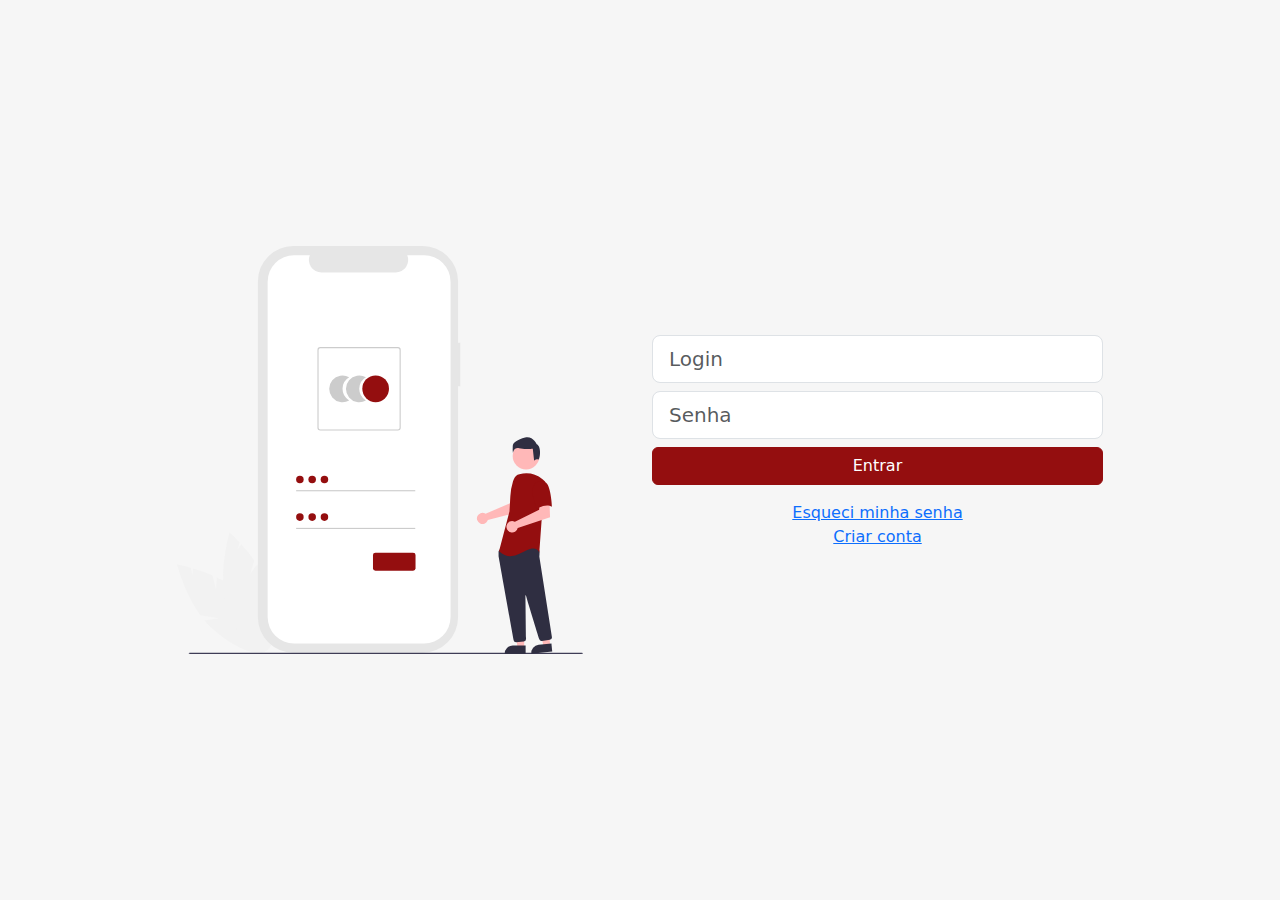
<file: index.html>
<!DOCTYPE html>
<html lang="en">
    <head>
    <meta charset="UTF-8">
    <meta name="viewport" content="width=device-width, initial-scale=1.0">
    <title>Document</title>

    <link href="https://cdn.jsdelivr.net/npm/bootstrap@5.3.3/dist/css/bootstrap.min.css" rel="stylesheet" integrity="sha384-QWTKZyjpPEjISv5WaRU9OFeRpok6YctnYmDr5pNlyT2bRjXh0JMhjY6hW+ALEwIH" crossorigin="anonymous">
    <link rel="stylesheet" href="css/custom.css">
    </head>
    <body class="container login">

        <div class="row">
            <div class="col-md-5 offset-md-1">
                <img src="img/login.svg" width="90%" alt="">
            </div>
            <div class="col-md-5">
                <form action="pages/dashboard.html" class="w-100">
                    <input placeholder="Login" type="text" class="form-control form-control-lg mb-2">
                    <input placeholder="Senha" type="password" class="form-control form-control-lg mb-2">

                    <button class="btn btn-wine w-100">Entrar</button>

                    <p class="text-center mt-3">
                        <a href="">Esqueci minha senha</a> <br>
                        <a href="">Criar conta</a>
                    </p>
                </form>
            </div>
        </div>
        <script src="https://cdn.jsdelivr.net/npm/bootstrap@5.3.3/dist/js/bootstrap.bundle.min.js" integrity="sha384-YvpcrYf0tY3lHB60NNkmXc5s9fDVZLESaAA55NDzOxhy9GkcIdslK1eN7N6jIeHz" crossorigin="anonymous"></script>
    </body>
</html>
</file>
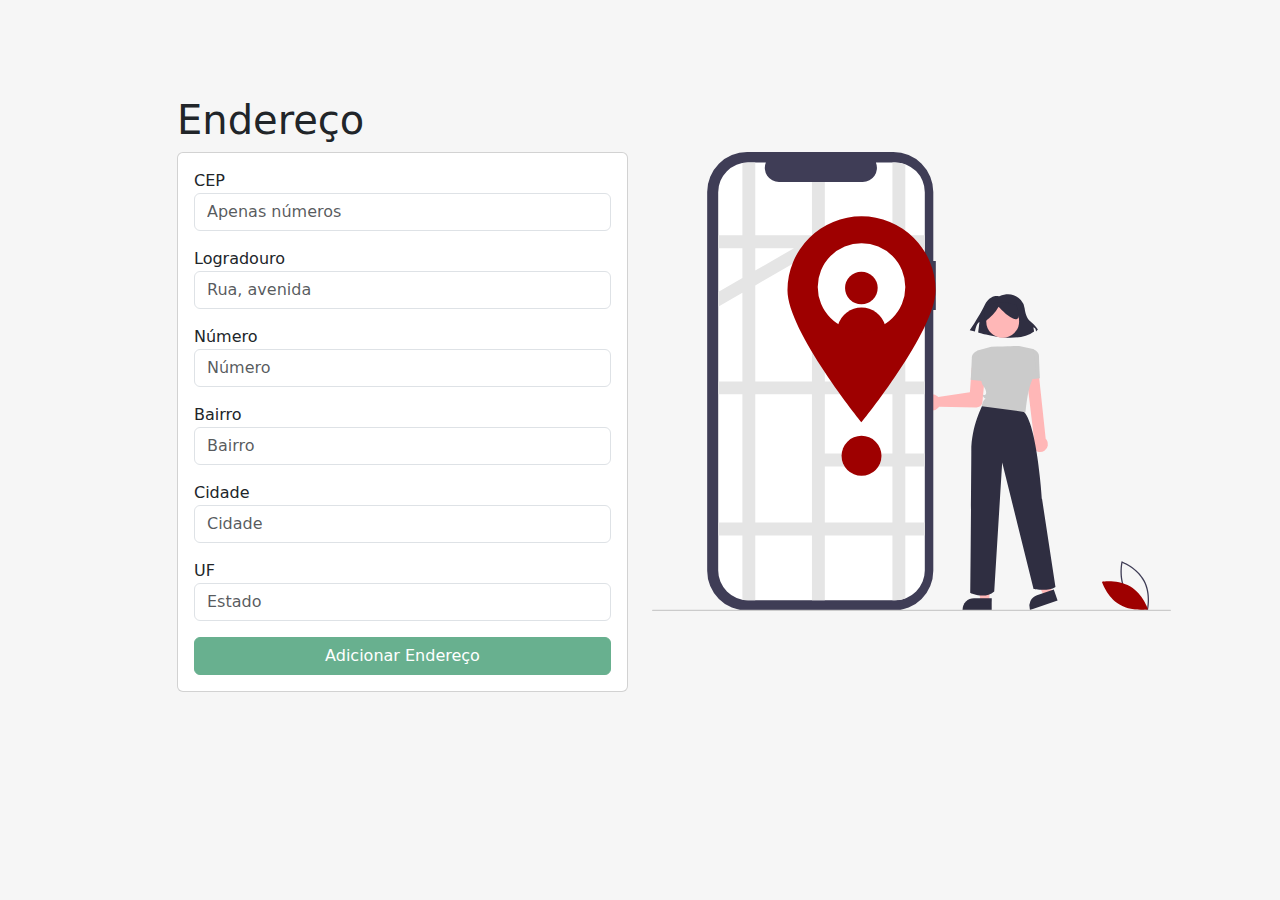
<file: confirmar-endereco.html>
<!DOCTYPE html>
<html lang="en">
    <head>
    <meta charset="UTF-8">
    <meta name="viewport" content="width=device-width, initial-scale=1.0">
    <title>Confirmar Endereço</title>

    <link href="https://cdn.jsdelivr.net/npm/bootstrap@5.3.3/dist/css/bootstrap.min.css" rel="stylesheet" integrity="sha384-QWTKZyjpPEjISv5WaRU9OFeRpok6YctnYmDr5pNlyT2bRjXh0JMhjY6hW+ALEwIH" crossorigin="anonymous">
    
    <link rel="stylesheet" href="css/custom.css">
    </head>
    <body class="container pt-5">
        <div class="row mt-5">
            <div class="col-md-10 offset-md-1">
                    <h1>Endereço</h1>
            </div>

            <div class="col-md-5 offset-md-1">
                <div class="card card-body">
                    <form action="">
                        <label for="cep">CEP</label>
                        <input maxlength="8" id="cep" type="text" class="form-control mb-3" placeholder="Apenas números">

                        <label for="logradouro">Logradouro</label>
                        <input id="logradouro" type="text" class="form-control mb-3" placeholder="Rua, avenida">

                        <label for="numero">Número</label>
                        <input id="numero" type="text" class="form-control mb-3" placeholder="Número">

                        <label for="bairro">Bairro</label>
                        <input id="bairro" type="text" class="form-control mb-3" placeholder="Bairro">

                        <label for="cidade">Cidade</label>
                        <input id="cidade" type="text" class="form-control mb-3" placeholder="Cidade">

                        <label for="uf">UF</label>
                        <input id="uf" type="text" class="form-control mb-3" placeholder="Estado">

                        <a href="confirmar-pagamento.html">
                            <button class="btn btn-success w-100" type="submit" disabled="disabled">Adicionar Endereço</button>
                        </a>
                    </form>
                </div>
            </div>

            <div class="col-md-5">
                <img src="img/endereço.svg" width="115%" alt="">
            </div>
        </div>
        <script src="js/address.js"></script>
        <script src="https://cdn.jsdelivr.net/npm/bootstrap@5.3.3/dist/js/bootstrap.bundle.min.js" integrity="sha384-YvpcrYf0tY3lHB60NNkmXc5s9fDVZLESaAA55NDzOxhy9GkcIdslK1eN7N6jIeHz" crossorigin="anonymous"></script>
        <script src="../js/darkmode.js"></script>
    </body>
</html>

<!--https://animate.style/-->
</file>
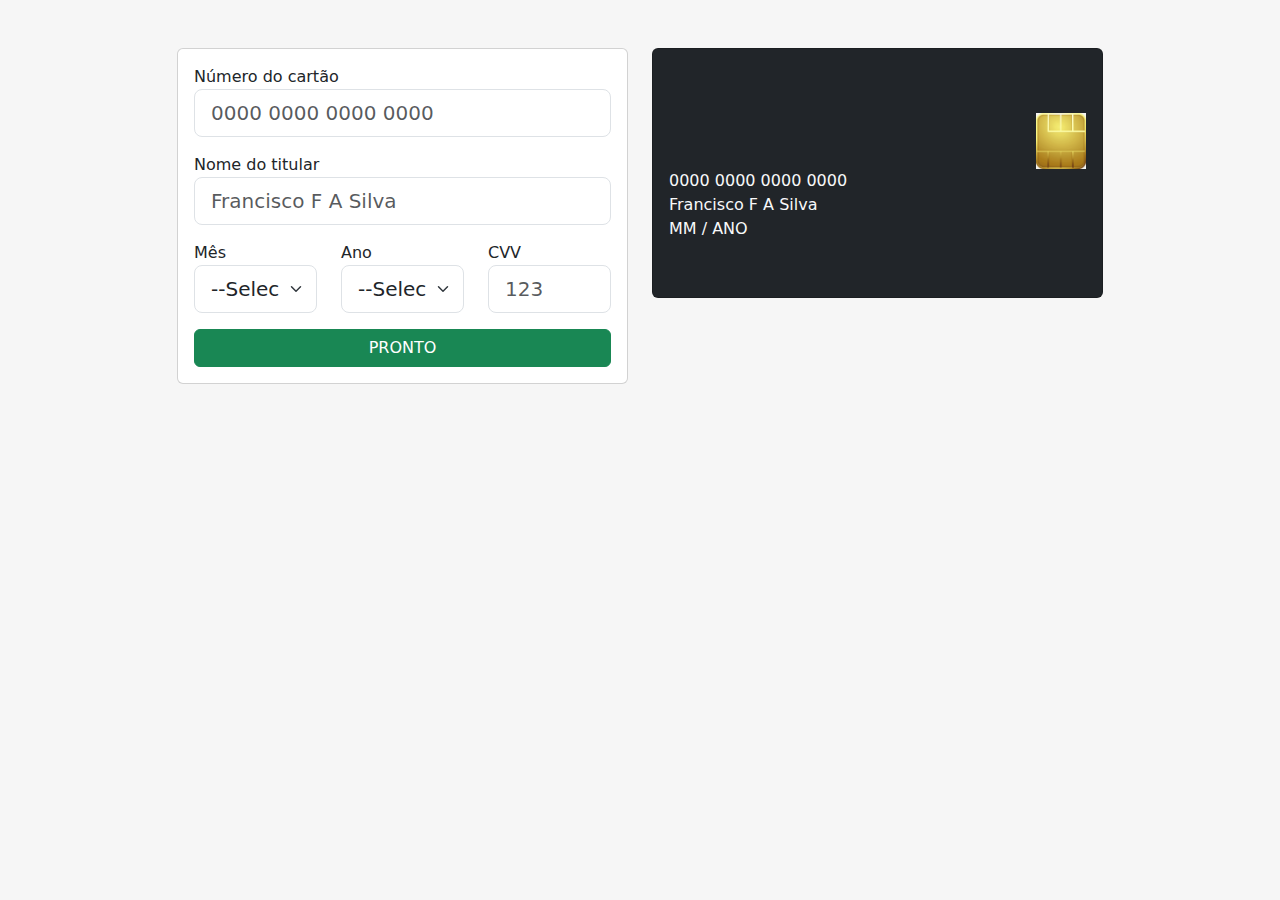
<file: confirmar-pagamento.html>
<!DOCTYPE html>
<html lang="en">
    <head>
    <meta charset="UTF-8">
    <meta name="viewport" content="width=device-width, initial-scale=1.0">
    <title>Confirmar Pagamento</title>

    <link href="https://cdn.jsdelivr.net/npm/bootstrap@5.3.3/dist/css/bootstrap.min.css" rel="stylesheet" integrity="sha384-QWTKZyjpPEjISv5WaRU9OFeRpok6YctnYmDr5pNlyT2bRjXh0JMhjY6hW+ALEwIH" crossorigin="anonymous">
    
    <link rel="stylesheet" href="https://cdnjs.cloudflare.com/ajax/libs/animate.css/4.1.1/animate.min.css"/> <!--Biblioteca de animações-->

    <link rel="stylesheet" href="css/custom.css">
    </head>
    <body class="container pt-5">
        <div class="row">
            <div class="col-md-5 offset-md-1">
                <div class="card card-body">
                    <form action="">
                        <label for="">Número do cartão</label>
                        <input maxlength="19" onkeyup="preencherNumero()" id="card_numero" type="text" class="form-control form-control-lg mb-3" placeholder="0000 0000 0000 0000">

                        <label for="">Nome do titular</label>
                        <input onkeyup="preencherTitular()" id="card_titular" type="text" class="form-control form-control-lg mb-3" placeholder="Francisco F A Silva">

                        <div class="row">
                            <div class="col">
                                <label for="">Mês</label>
                                <select onchange="preencherMes()" id="card_mes" class="form-select form-select-lg mb-3" placeholder="Francisco F A Silva"> 
                                <option value="">--Selecione--</option>
                                </select>
                            </div>
                            <div class="col">
                                <label for="">Ano</label>
                                <select onchange="preencherAno()" id="card_ano" class="form-select form-select-lg mb-3" placeholder="Francisco F A Silva">
                                <option value="">--Selecione--</option>
                                </select>
                            </div>
                            <div class="col">
                                <label for="">CVV</label>
                                <input onblur="mostrarFrente()" onfocus="mostrarVerso()" onkeyup="preencherCVV()" maxlength="3" id="card_cvv" type="text" class="form-control form-control-lg mb-3" placeholder="123">
                            </div>
                        </div>
                        
                        <button class="btn btn-success w-100">PRONTO</button>
                    </form>
                </div>

            </div>
            <div class="col-md-5">

                    <div  style="height: 250px;" id="cartao_frente" class="card card-body bg-dark animate__animated" >
                        <img style = "display: none" id="bandeira_mastercard" width="50px" src="img/mastercard.png" alt="">
                        <img style = "display: none" id="bandeira_visa" width="50px" src="img/visa.png" alt="">

                        <div class="text-end mt-5">
                            <img style="width: 50px;" src="img/chip.png" alt="">
                        </div>
                        
                        <div class="text-light">
                            <span id="resultado_numero">0000 0000 0000 0000</span>
                            <br>
                            <span id="resultado_titular">Francisco F A Silva</span>
                            <br>
                            <span id="resultado_mes">MM</span>
                            /
                            <span id="resultado_ano">ANO</span>
                        </div>

                    </div>
                    <div style="height: 250px; display: none;" id="cartao_verso" class="card card-body bg-dark text-light animate__animated">
                        CVV:<span id="resultado_cvv">123</span>
                    </div>    
                </form>
            </div>
        </div>
        <script src="js/pagamento.js"></script>
        <script src="https://cdn.jsdelivr.net/npm/bootstrap@5.3.3/dist/js/bootstrap.bundle.min.js" integrity="sha384-YvpcrYf0tY3lHB60NNkmXc5s9fDVZLESaAA55NDzOxhy9GkcIdslK1eN7N6jIeHz" crossorigin="anonymous"></script>
        <script src="../js/darkmode.js"></script>
    </body>
</html>

<!--https://animate.style/-->
</file>
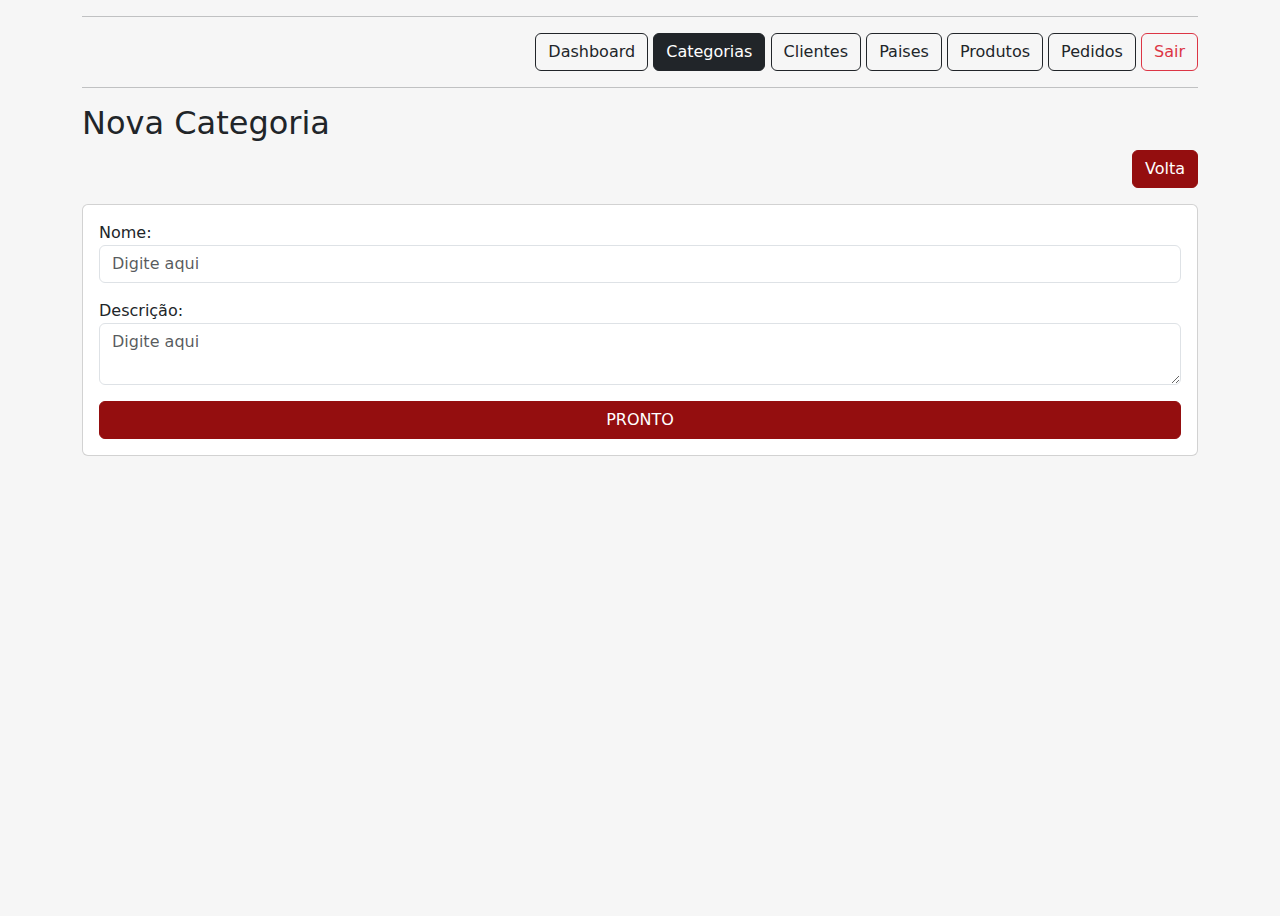
<file: pages/add-categoria.html>
<!DOCTYPE html>
<html lang="en">
    <head>
        <meta charset="UTF-8">
        <meta name="viewport" content="width=device-width, initial-scale=1.0">
        <title>Document</title>

        <link href="https://cdn.jsdelivr.net/npm/bootstrap@5.3.3/dist/css/bootstrap.min.css" rel="stylesheet" integrity="sha384-QWTKZyjpPEjISv5WaRU9OFeRpok6YctnYmDr5pNlyT2bRjXh0JMhjY6hW+ALEwIH" crossorigin="anonymous">
        <link rel="stylesheet" href="../css/custom.css">
    </head>
    <body class="container">
        <hr>
        <nav class="text-end">
            <a href="dashboard.html" class="btn btn-outline-dark">
                Dashboard
            </a>
            <a href="categorias.html" class="btn btn-dark">
                Categorias
            </a>
            <a href="clientes.html" class="btn btn-outline-dark">
                Clientes
            </a>
            <a href="paises.html" class="btn btn-outline-dark">
                Paises
            </a>
            <a href="produtos.html" class="btn btn-outline-dark">
                Produtos
            </a>
            <a href="pedidos.html" class="btn btn-outline-dark">
                Pedidos
            </a>
            <a href="../index.html" class="btn btn-outline-danger">
                Sair
            </a>
        </nav>
        <hr>

        <h2>Nova Categoria</h2>

        <div class="text-end">
            <a class="btn btn-wine" href="categorias.html">Volta</a>
        </div>

        <section class="card card-body mt-3">

            <div id="erro_nome" style="display:none" class="alert alert-danger">
                Nome Inválido
            </div>

            <div id="erro_descricao" style="display:none" class="alert alert-danger">
                Descrição Inválida
            </div>

            <form onsubmit="enviar()" action="">
                <label for="nome">Nome:</label>
                <input id="nome" placeholder="Digite aqui" type="text" class="form-control mb-3">

                <label for="descricao">Descrição:</label>
                <textarea id="descricao" placeholder="Digite aqui" class="form-control mb-3" id=""></textarea>

                <button class="btn btn-wine w-100">
                    PRONTO
                </button>
            </form>
        </section>

        <script src="https://cdn.jsdelivr.net/npm/bootstrap@5.3.3/dist/js/bootstrap.bundle.min.js" integrity="sha384-YvpcrYf0tY3lHB60NNkmXc5s9fDVZLESaAA55NDzOxhy9GkcIdslK1eN7N6jIeHz" crossorigin="anonymous"></script>
        <script src="../js/eventos.js"></script>
        <script src="../js/darkmode.js"></script>
    </body>
</html>
</file>
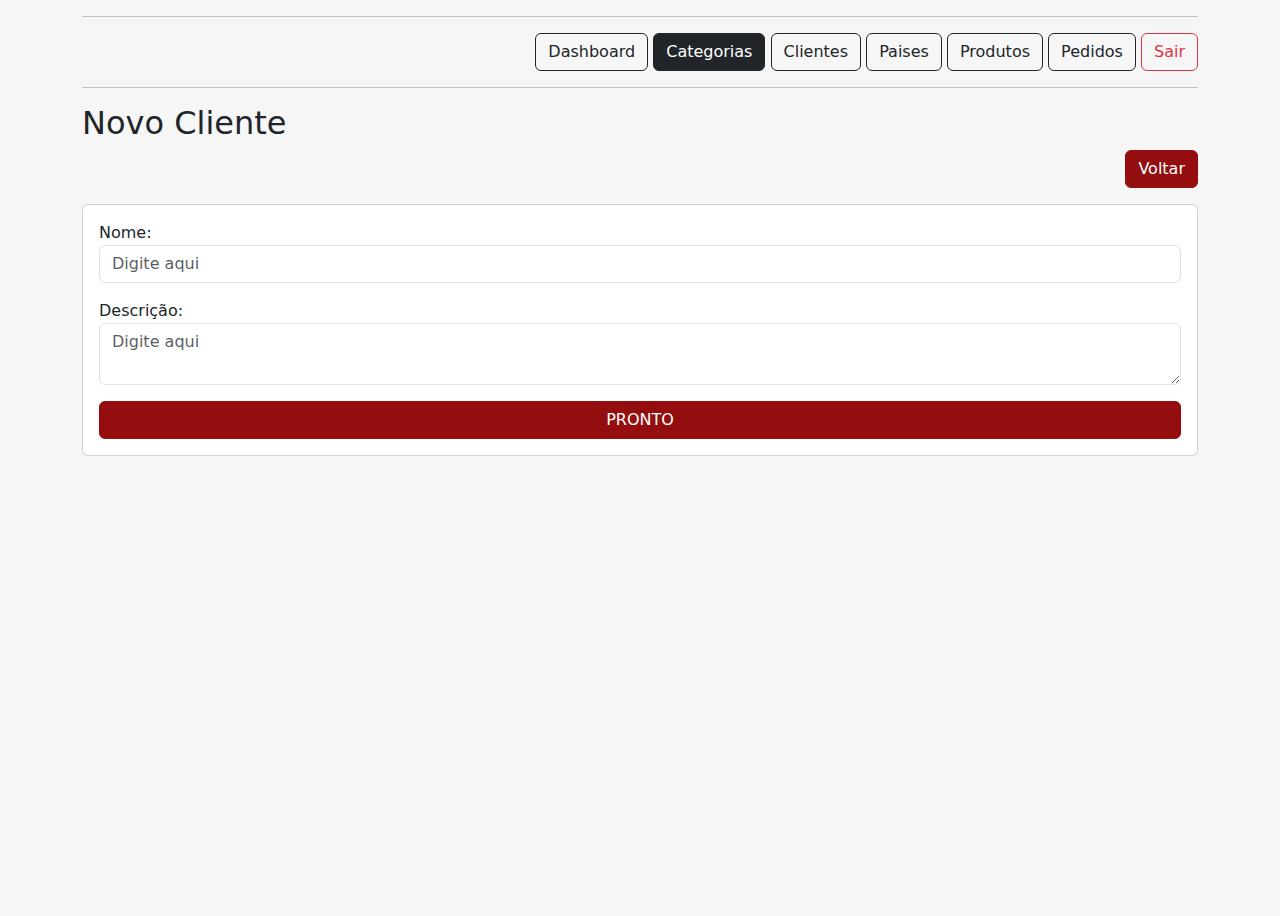
<file: pages/add-client.html>
<!DOCTYPE html>
<html lang="en">
    <head>
        <meta charset="UTF-8">
        <meta name="viewport" content="width=device-width, initial-scale=1.0">
        <title>Document</title>

        <link href="https://cdn.jsdelivr.net/npm/bootstrap@5.3.3/dist/css/bootstrap.min.css" rel="stylesheet" integrity="sha384-QWTKZyjpPEjISv5WaRU9OFeRpok6YctnYmDr5pNlyT2bRjXh0JMhjY6hW+ALEwIH" crossorigin="anonymous">
        <link rel="stylesheet" href="../css/custom.css">
    </head>
    <body class="container">
        <hr>
        <nav class="text-end">
            <a href="dashboard.html" class="btn btn-outline-dark">
                Dashboard
            </a>
            <a href="categorias.html" class="btn btn-dark">
                Categorias
            </a>
            <a href="clientes.html" class="btn btn-outline-dark">
                Clientes
            </a>
            <a href="paises.html" class="btn btn-outline-dark">
                Paises
            </a>
            <a href="produtos.html" class="btn btn-outline-dark">
                Produtos
            </a>
            <a href="pedidos.html" class="btn btn-outline-dark">
                Pedidos
            </a>
            <a href="../index.html" class="btn btn-outline-danger">
                Sair
            </a>
        </nav>
        <hr>

        <h2>Novo Cliente</h2>

        <div class="text-end">
            <a class="btn btn-wine" href="clientes.html">Voltar</a>
        </div>

        <section class="card card-body mt-3">

            <div id="erro_nome" style="display:none" class="alert alert-danger">
                Nome Inválido
            </div>

            <div id="erro_descricao" style="display:none" class="alert alert-danger">
                Descrição Inválida
            </div>

            <form onsubmit="enviar()" action="">
                <label for="nome">Nome:</label>
                <input id="nome" placeholder="Digite aqui" type="text" class="form-control mb-3">

                <label for="descricao">Descrição:</label>
                <textarea id="descricao" placeholder="Digite aqui" class="form-control mb-3" id=""></textarea>

                <button class="btn btn-wine w-100">
                    PRONTO
                </button>
            </form>
        </section>

        <script src="https://cdn.jsdelivr.net/npm/bootstrap@5.3.3/dist/js/bootstrap.bundle.min.js" integrity="sha384-YvpcrYf0tY3lHB60NNkmXc5s9fDVZLESaAA55NDzOxhy9GkcIdslK1eN7N6jIeHz" crossorigin="anonymous"></script>
        <script src="../js/eventos.js"></script>
        <script src="../js/darkmode.js"></script>
    </body>
</html>
</file>
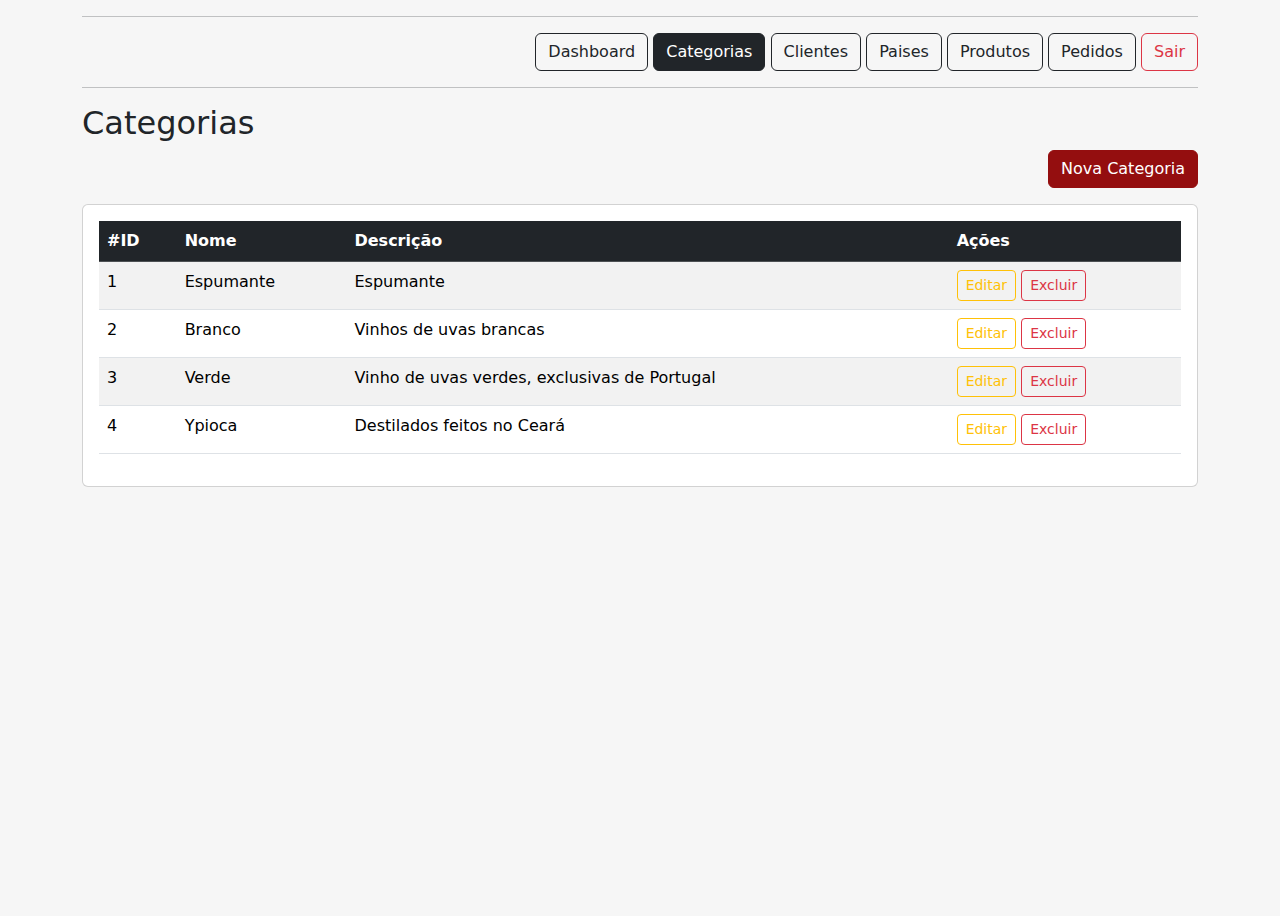
<file: pages/categorias.html>
<!DOCTYPE html>
<html lang="en">
    <head>
        <meta charset="UTF-8">
        <meta name="viewport" content="width=device-width, initial-scale=1.0">
        <title>Document</title>

        <link href="https://cdn.jsdelivr.net/npm/bootstrap@5.3.3/dist/css/bootstrap.min.css" rel="stylesheet" integrity="sha384-QWTKZyjpPEjISv5WaRU9OFeRpok6YctnYmDr5pNlyT2bRjXh0JMhjY6hW+ALEwIH" crossorigin="anonymous">
        <link rel="stylesheet" href="../css/custom.css">
    </head>
    <body class="container">
        <hr>
        <nav class="text-end">
            <a href="dashboard.html" class="btn btn-outline-dark">
                Dashboard
            </a>
            <a href="categorias.html" class="btn btn-dark">
                Categorias
            </a>
            <a href="clientes.html" class="btn btn-outline-dark">
                Clientes
            </a>
            <a href="paises.html" class="btn btn-outline-dark">
                Paises
            </a>
            <a href="produtos.html" class="btn btn-outline-dark">
                Produtos
            </a>
            <a href="pedidos.html" class="btn btn-outline-dark">
                Pedidos
            </a>
            <a href="../index.html" class="btn btn-outline-danger">
                Sair
            </a>
        </nav>
        <hr>

        <h2>Categorias</h2>

        <div class="text-end">
            <a class="btn btn-wine" href="add-categoria.html">Nova Categoria</a>
        </div>

        <section class="card card-body mt-3">
            <table class="table table-hover table-striped">
                <thead class="table-dark">
                    <tr>
                        <th>#ID</th>
                        <th>Nome</th>
                        <th>Descrição</th>
                        <th>Ações</th>
                    </tr>
                </thead>
                <tbody id="table-categories">
                </tbody>
            </table>
        </section>

        <script src="https://cdn.jsdelivr.net/npm/bootstrap@5.3.3/dist/js/bootstrap.bundle.min.js" integrity="sha384-YvpcrYf0tY3lHB60NNkmXc5s9fDVZLESaAA55NDzOxhy9GkcIdslK1eN7N6jIeHz" crossorigin="anonymous"></script>
        <script src="../js/categorias.js"></script>
        <script src="../js/darkmode.js"></script>
    </body>
</html>
</file>
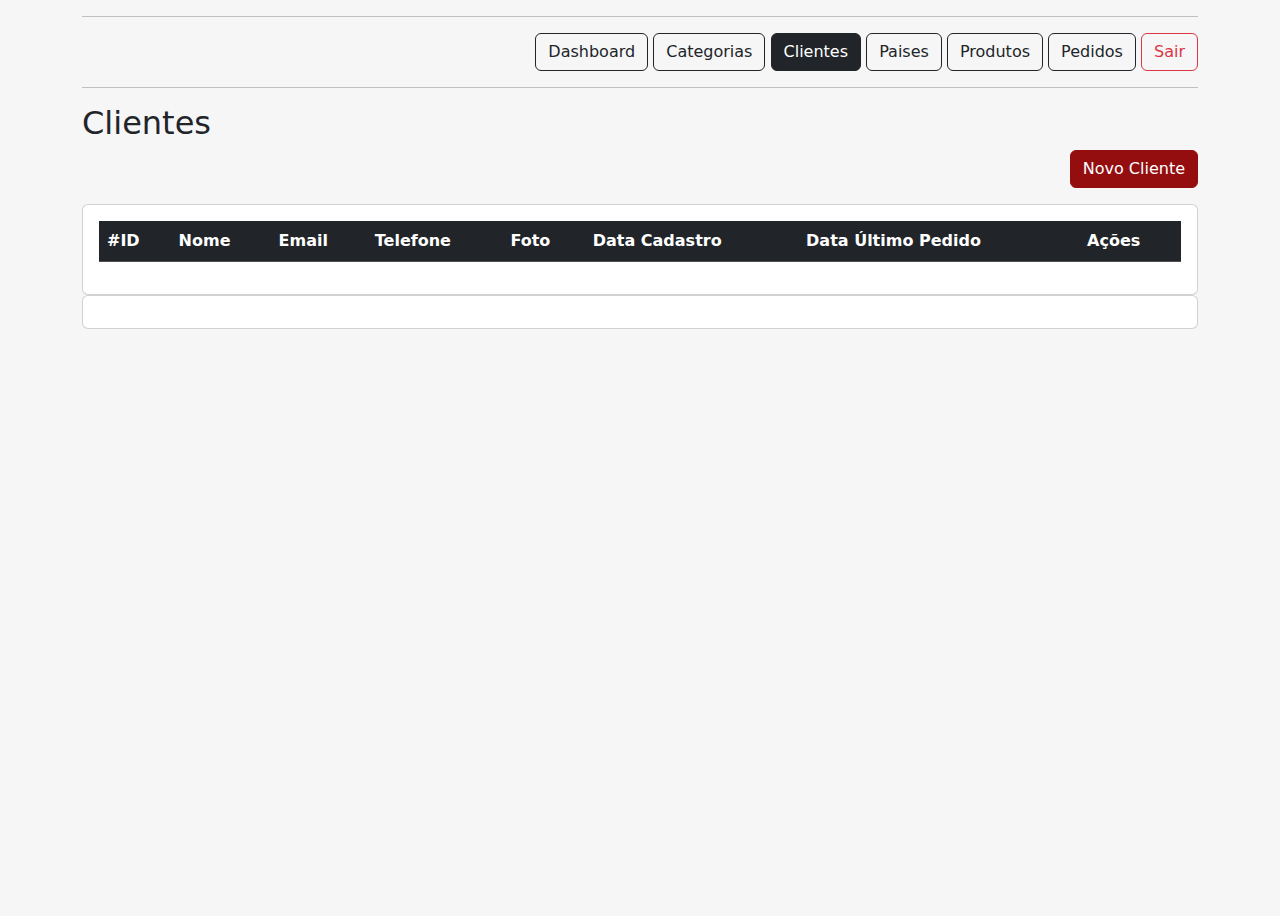
<file: pages/clientes.html>
<!DOCTYPE html>
<html lang="en">
    <head>
        <meta charset="UTF-8">
        <meta name="viewport" content="width=device-width, initial-scale=1.0">
        <title>Document</title>

        <link href="https://cdn.jsdelivr.net/npm/bootstrap@5.3.3/dist/css/bootstrap.min.css" rel="stylesheet" integrity="sha384-QWTKZyjpPEjISv5WaRU9OFeRpok6YctnYmDr5pNlyT2bRjXh0JMhjY6hW+ALEwIH" crossorigin="anonymous">
        <link rel="stylesheet" href="../css/custom.css">
    </head>
    <body class="container">
        <hr>
        <nav class="text-end">
            <a href="dashboard.html" class="btn btn-outline-dark">
                Dashboard
            </a>
            <a href="categorias.html" class="btn btn-outline-dark">
                Categorias
            </a>
            <a href="clientes.html" class="btn btn-dark">
                Clientes
            </a>
            <a href="paises.html" class="btn btn-outline-dark">
                Paises
            </a>
            <a href="produtos.html" class="btn btn-outline-dark">
                Produtos
            </a>
            <a href="pedidos.html" class="btn btn-outline-dark">
                Pedidos
            </a>
            <a href="../index.html" class="btn btn-outline-danger">
                Sair
            </a>
        </nav>
        <hr>

        <h2>Clientes</h2>

        <div class="text-end">
            <a class="btn btn-wine" href="add-client.html">Novo Cliente</a>
        </div>
    
        <section class="card card-body mt-3">
            <table class="table table-hover table-striped">
                <thead class="table-dark">
                    <tr>
                        <th id="id">#ID</th>
                        <th id="nome">Nome</th>
                        <th id="email">Email</th>
                        <th id="telefone">Telefone</th>
                        <th id="foto">Foto</th>
                        <th id="data_cadastro">Data Cadastro</th>
                        <th id="data_ultimo_pedido">Data Último Pedido</th>
                        <th>Ações</th>
                    </tr>
                </thead>
                <tbody id="table-client">
                </tbody>
            </table>
            <!-- Modal -->
            <div class="modal fade" id="exampleModal" tabindex="-1" aria-labelledby="exampleModalLabel" aria-hidden="true">
                <div class="modal-dialog">
                    <div class="modal-content">
                        <div class="modal-header">
                            <h1 class="modal-title fs-5" id="modal_produto_nome">Modal title</h1>
                            <button type="button" class="btn-close" data-bs-dismiss="modal" aria-label="Close"></button>
                        </div>
                        <div class="modal-body" id="modal_produto_foto">

                        </div>
                        <div class="modal-footer">
                            <button type="button" class="btn btn-secondary" data-bs-dismiss="modal">Close</button>
                            <button type="button" class="btn btn-primary">Save changes</button>
                        </div>
                    </div>
                </div>
            </div>
        </section>

        <section class="card card-body"></section>

        <script src="https://cdn.jsdelivr.net/npm/bootstrap@5.3.3/dist/js/bootstrap.bundle.min.js" integrity="sha384-YvpcrYf0tY3lHB60NNkmXc5s9fDVZLESaAA55NDzOxhy9GkcIdslK1eN7N6jIeHz" crossorigin="anonymous"></script>
        <script src="../js/client.js"></script>
        <script src="../js/darkmode.js"></script>
    </body>
</html>
</file>
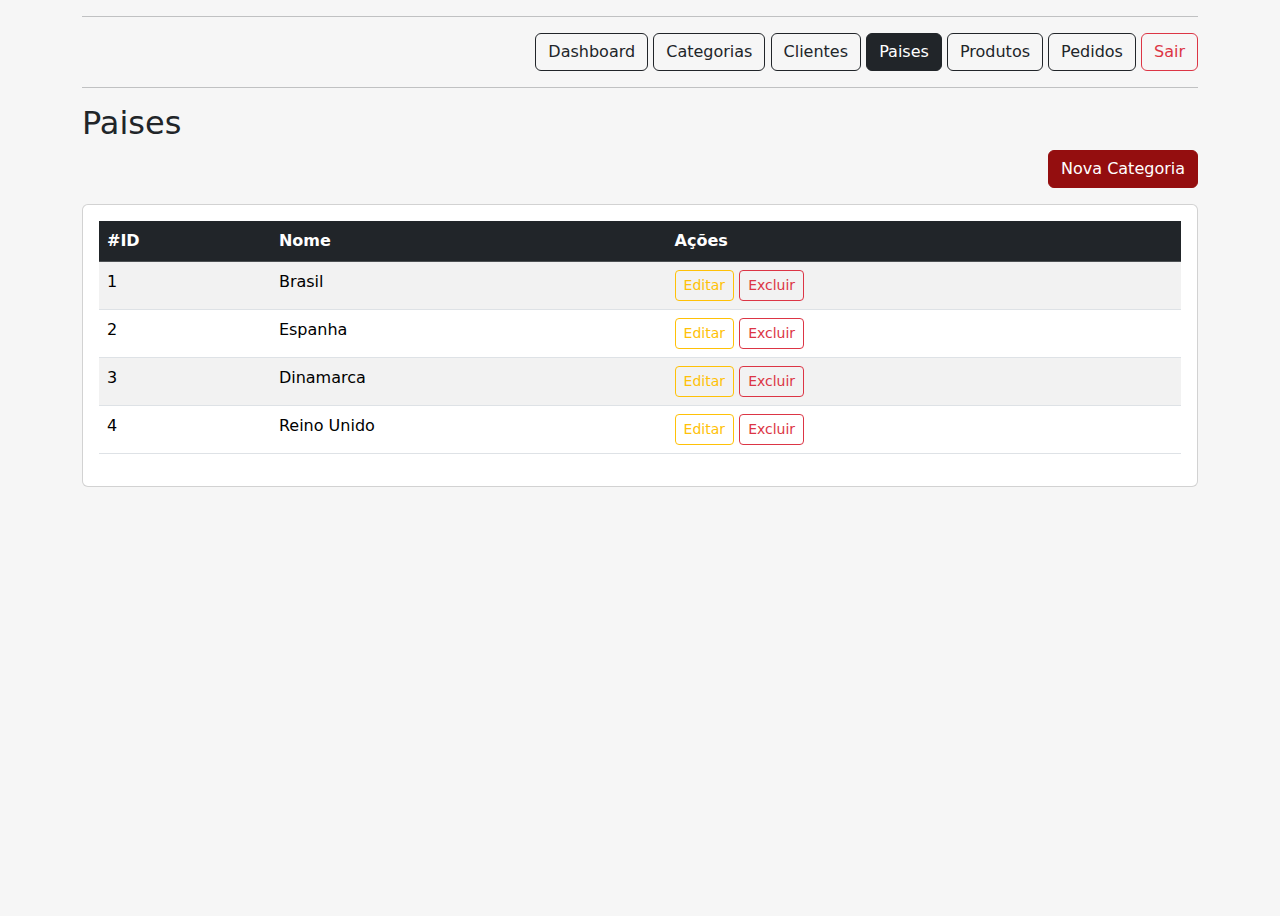
<file: pages/paises.html>
<!DOCTYPE html>
<html lang="en">
    <head>
        <meta charset="UTF-8">
        <meta name="viewport" content="width=device-width, initial-scale=1.0">
        <title>Document</title>

        <link href="https://cdn.jsdelivr.net/npm/bootstrap@5.3.3/dist/css/bootstrap.min.css" rel="stylesheet" integrity="sha384-QWTKZyjpPEjISv5WaRU9OFeRpok6YctnYmDr5pNlyT2bRjXh0JMhjY6hW+ALEwIH" crossorigin="anonymous">
        <link rel="stylesheet" href="../css/custom.css">
    </head>
    <body class="container">
        <hr>
        <nav class="text-end">
            <a href="dashboard.html" class="btn btn-outline-dark">
                Dashboard
            </a>
            <a href="categorias.html" class="btn btn-outline-dark">
                Categorias
            </a>
            <a href="clientes.html" class="btn btn-outline-dark">
                Clientes
            </a>
            <a href="paises.html" class="btn btn-dark">
                Paises
            </a>
            <a href="produtos.html" class="btn btn-outline-dark">
                Produtos
            </a>
            <a href="pedidos.html" class="btn btn-outline-dark">
                Pedidos
            </a>
            <a href="../index.html" class="btn btn-outline-danger">
                Sair
            </a>
        </nav>
        <hr>

        <h2>Paises</h2>

        <div class="text-end">
            <a class="btn btn-wine" href="add-categoria.html">Nova Categoria</a>
        </div>

        <section class="card card-body mt-3">
            <table class="table table-hover table-striped">
                <thead class="table-dark">
                    <tr>
                        <th>#ID</th>
                        <th>Nome</th>
                        <th>Ações</th>
                    </tr>
                </thead>
                <tbody id="table-paises">
                </tbody>
            </table>
        </section>

        <script src="https://cdn.jsdelivr.net/npm/bootstrap@5.3.3/dist/js/bootstrap.bundle.min.js" integrity="sha384-YvpcrYf0tY3lHB60NNkmXc5s9fDVZLESaAA55NDzOxhy9GkcIdslK1eN7N6jIeHz" crossorigin="anonymous"></script>
        <script src="../js/paises.js"></script>
        <script src="../js/darkmode.js"></script>
    </body>
</html>
</file>
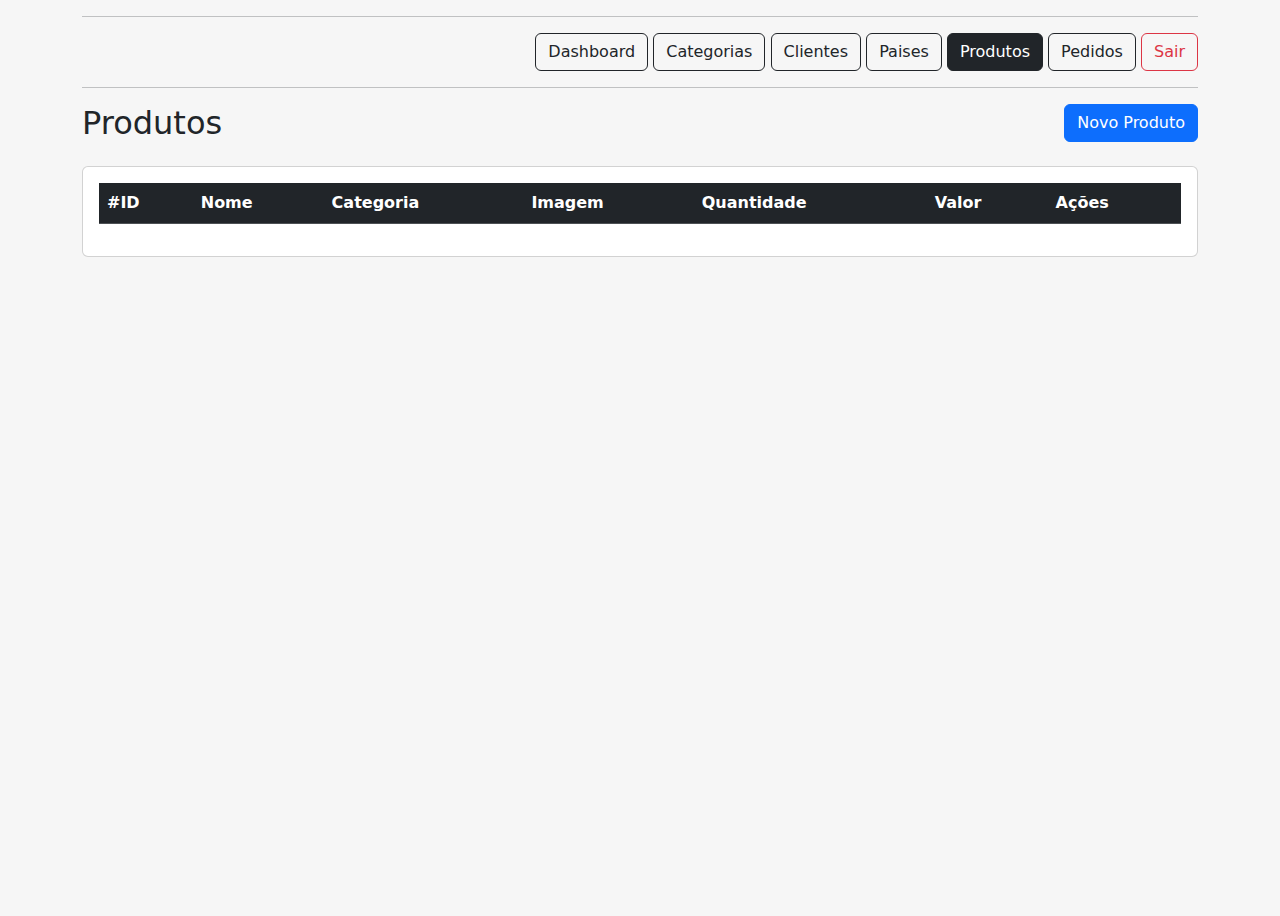
<file: pages/produtos.html>
<!DOCTYPE html>
<html lang="en">

<head>
    <meta charset="UTF-8">
    <meta name="viewport" content="width=device-width, initial-scale=1.0">
    <title>Document</title>

    <link href="https://cdn.jsdelivr.net/npm/bootstrap@5.3.3/dist/css/bootstrap.min.css" rel="stylesheet"
        integrity="sha384-QWTKZyjpPEjISv5WaRU9OFeRpok6YctnYmDr5pNlyT2bRjXh0JMhjY6hW+ALEwIH" crossorigin="anonymous">
    <link rel="stylesheet" href="../css/custom.css">
</head>

<body class="container">
    <hr>
    <nav class="text-end">
        <a href="dashboard.html" class="btn btn-outline-dark">
            Dashboard
        </a>
        <a href="categorias.html" class="btn btn-outline-dark">
            Categorias
        </a>
        <a href="clientes.html" class="btn btn-outline-dark">
            Clientes
        </a>
        <a href="paises.html" class="btn btn-outline-dark">
            Paises
        </a>
        <a href="produtos.html" class="btn btn-dark">
            Produtos
        </a>
        <a href="pedidos.html" class="btn btn-outline-dark">
            Pedidos
        </a>
        <a href="../index.html" class="btn btn-outline-danger">
            Sair
        </a>
    </nav>
    <hr>

    <div class="row">
        <div class="col">
            <h2>Produtos</h2>
        </div>
        <div class="col text-end">
            <button class="btn btn-primary" type="button" data-bs-toggle="offcanvas" data-bs-target="#offcanvasRight" aria-controls="offcanvasRight">
                Novo Produto
            </button>
        </div>
    </div>
    
    <section class="card card-body mt-3">
        <table class="table table-hover table-striped">
            <thead class="table-dark">
                <tr>
                    <th>#ID</th>
                    <th>Nome</th>
                    <th>Categoria</th>
                    <th>Imagem</th>
                    <th>Quantidade</th>
                    <th>Valor</th>
                    <th>Ações</th>
                </tr>
            </thead>
            <tbody id="table-product">
            </tbody>
        </table>
                  
        <div class="offcanvas offcanvas-end" tabindex="-1" id="offcanvasRight" aria-labelledby="offcanvasRightLabel">
            <div class="offcanvas-header">
              <h5 class="offcanvas-title" id="offcanvasRightLabel">Novo Produto</h5>
              <button type="button" class="btn-close" data-bs-dismiss="offcanvas" aria-label="Close"></button>
            </div>
            <div class="offcanvas-body">
                <form id="form" action="" onsubmit="addProduct()">
                    <label for="name">Nome</label>
                    <input required="" type="text" id="name" class="form-control mb-3" placeholder="Digite o nome do produto">

                    <label for="category">Categoria</label>
                    <select required="" id="category" class="form-control mb-3">
                        <option selected>-- Selecione --</option>
                        <option >Vinho branco</option>
                        <option >Vinho tinto</option>
                        <option >Vinho rosê</option>
                        <option >Vinho suave</option>
                    </select>

                    <label for="image">Imagem</label>
                    <input required="" type="text" id="image" class="form-control mb-3" placeholder="Coloque aqui a imagem do produto">

                    <label for="quantity">Quantidade</label>
                    <input required="" type="number" id="quantity" min="0" class="form-control mb-3" placeholder="Digite a quantidade do produto">

                    <label for="price">Preço</label>
                    <input required="" type="number" id="price" min="0" step="0.01" class="form-control mb-3" placeholder="Digite o preço do produto">

                    <button data-bs-dismiss="offcanvas" class="btn btn-primary w-100">Salvar</button>
                    
                  </form>
            </div>
          </div>
        <!-- Modal -->
        <div class="modal fade" id="exampleModal" tabindex="-1" aria-labelledby="exampleModalLabel" aria-hidden="true">
            <div class="modal-dialog">
                <div class="modal-content">
                    <div class="modal-header">
                        <h1 class="modal-title fs-5" id="modal_produto_nome">Modal title</h1>
                        <button type="button" class="btn-close" data-bs-dismiss="modal" aria-label="Close"></button>
                    </div>
                    <div class="modal-body" id="modal_produto_imagem">
                        
                    </div>
                    <div class="modal-footer">
                        <button type="button" class="btn btn-secondary" data-bs-dismiss="modal">Close</button>
                        <button type="button" class="btn btn-primary">Save changes</button>
                    </div>
                </div>
            </div>
        </div>
    </section>


    <script src="https://cdn.jsdelivr.net/npm/bootstrap@5.3.3/dist/js/bootstrap.bundle.min.js"
        integrity="sha384-YvpcrYf0tY3lHB60NNkmXc5s9fDVZLESaAA55NDzOxhy9GkcIdslK1eN7N6jIeHz"
        crossorigin="anonymous"></script>
    <script src="../js/produto.js"></script>
    <script src="../js/darkmode.js"></script>
</body>

</html>
</file>
<file: css/custom.css>
html, body{
    height: 100%;
    background-color: #f6f6f6;
}

body.login div{
    height: 100vh;
    width: ;
    display: flex;
    align-items: center;
}

.btn-wine{
    background-color: #940E0F;
    color: white;
    border: 1px solid #940E0F;
}

.btn-wine:hover{
    background-color: #62090A;
    color: white;
}
</file>
